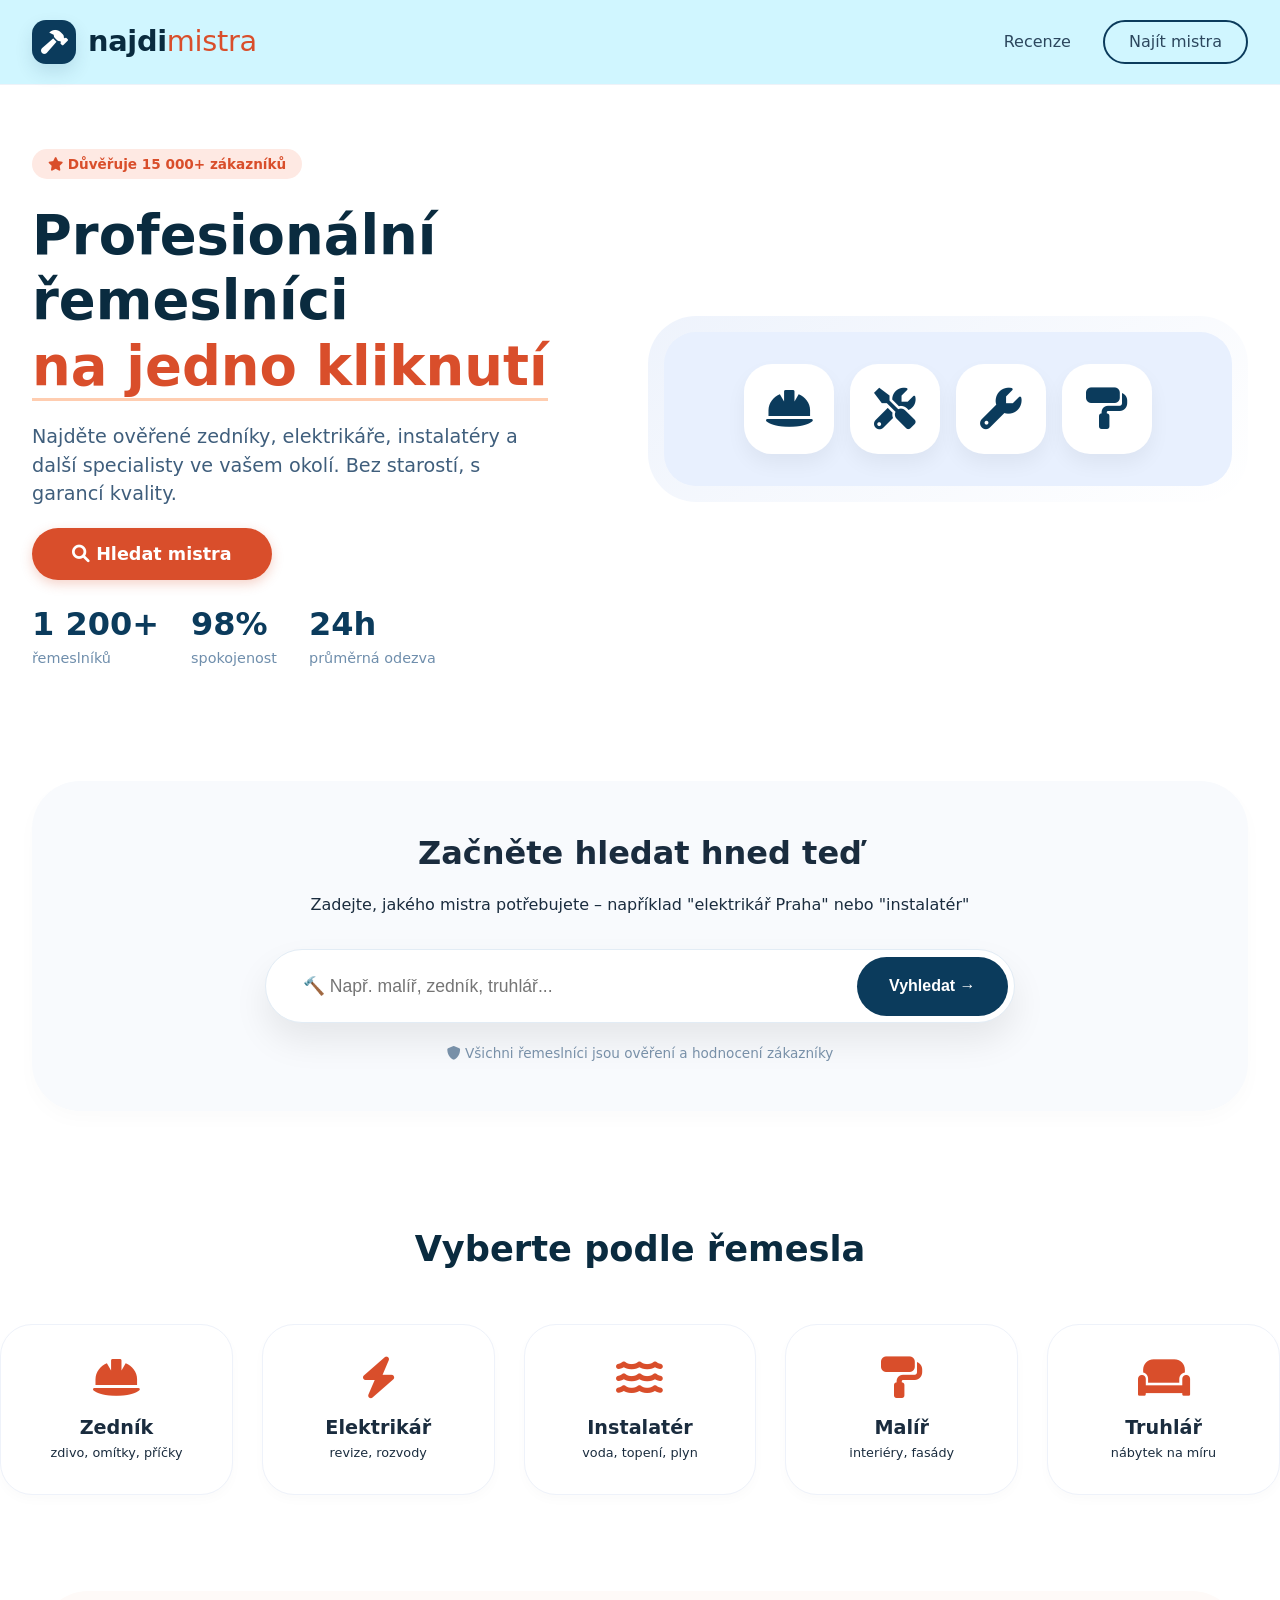
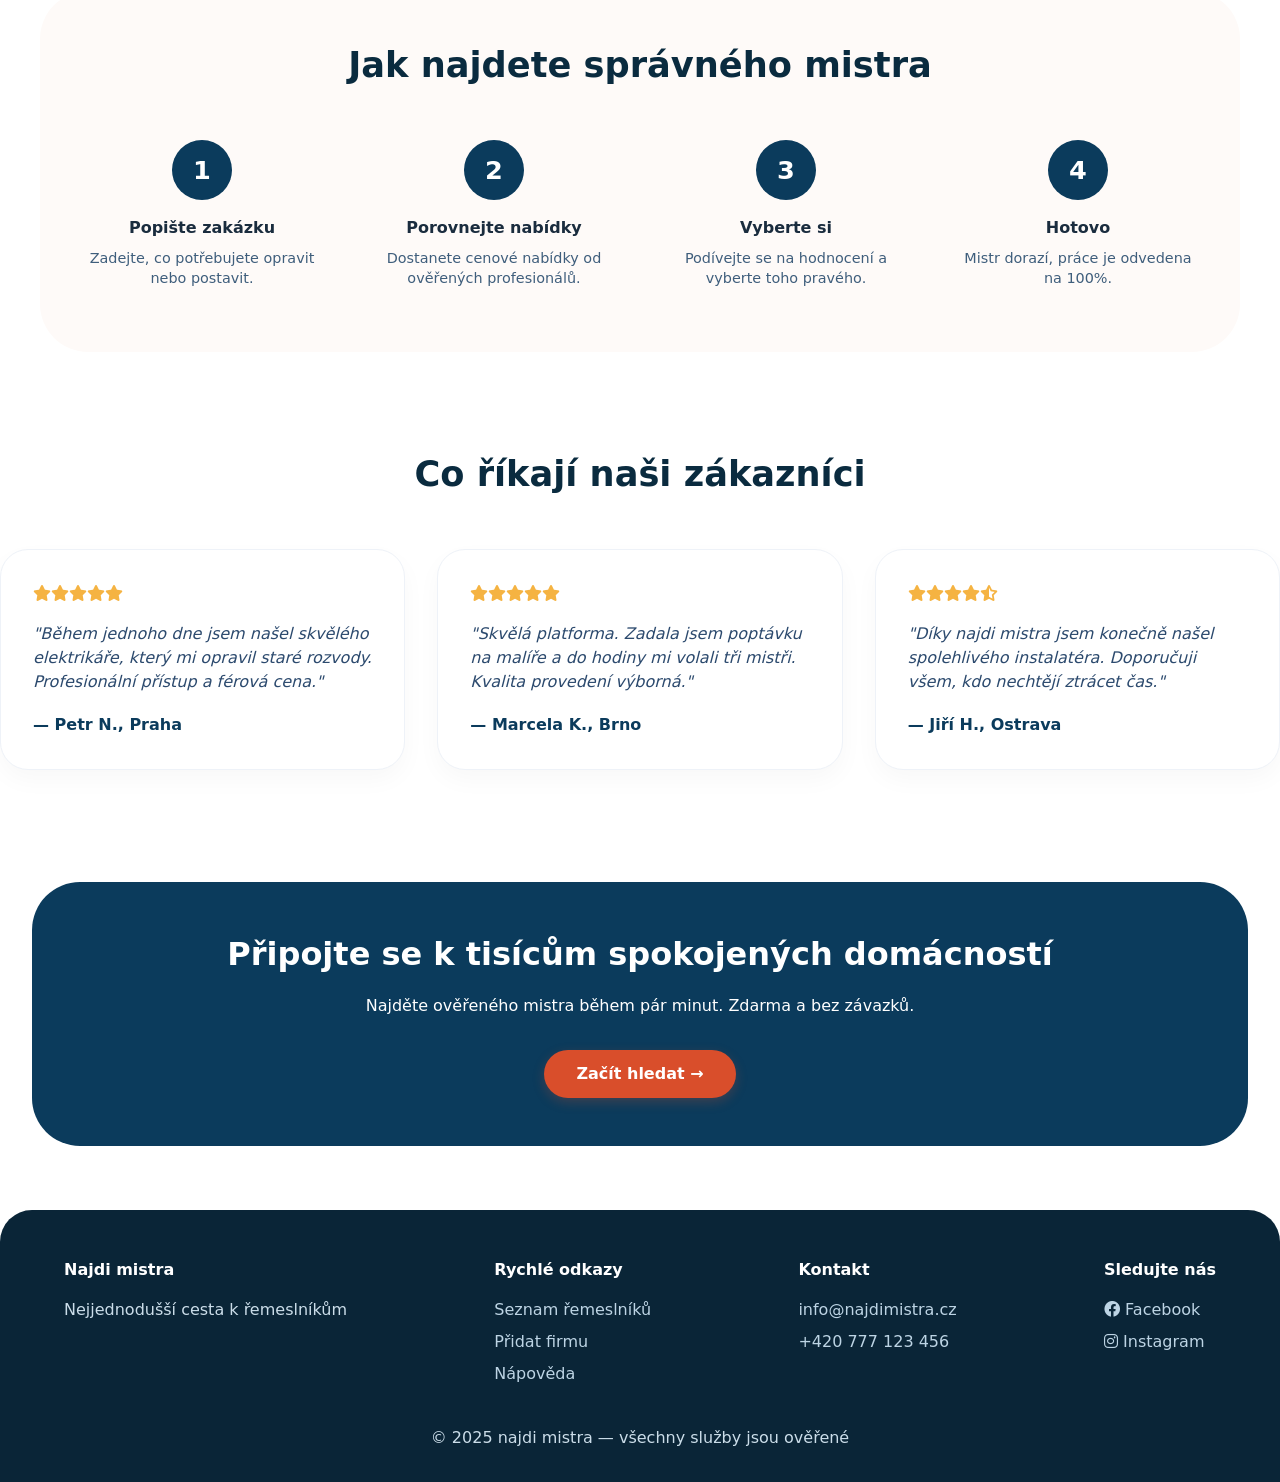
<file: Najdi mistra/index.html>
<!DOCTYPE html>
<html lang="cs">
<head>
    <meta charset="UTF-8">
    <meta name="viewport" content="width=device-width, initial-scale=1.0">
    <title>najdi mistra · najděte nejlepší řemeslníky ve vašem okolí</title>
    <link rel="stylesheet" href="style.css">
    <link rel="stylesheet" href="https://cdnjs.cloudflare.com/ajax/libs/font-awesome/6.0.0-beta3/css/all.min.css">
</head>
<body>
    <!-- navigace -->
    <nav class="navbar">
        <div class="logo">
            <div class="logo-icon"><i class="fas fa-hammer"></i></div>
            <h2>najdi<span>mistra</span></h2>
        </div>
        <div class="nav-links">
            <a href="javascript:void(0);" onclick="document.querySelector('.container_testimonials').scrollIntoView({behavior: 'smooth'});">Recenze</a>
            <a href="search/search.html" class="btn-outline">Najít mistra</a>
        </div>
    </nav>

    <main>
        <!-- Hero sekce -->
        <div class="container">
            <div class="hero">
                <div class="hero-content">
                    <div class="hero-badge"><i class="fas fa-star"></i> Důvěřuje 15 000+ zákazníků</div>
                    <h1>Profesionální řemeslníci<br> <span>na jedno kliknutí</span></h1>
                    <p class="hero-desc">Najděte ověřené zedníky, elektrikáře, instalatéry a další specialisty ve vašem okolí. Bez starostí, s garancí kvality.</p>
                    <a href="search/search.html" class="btn-primary btn-large" ><i class="fas fa-search"></i> Hledat mistra</a>
                    <div class="hero-stats">
                        <div class="stat"><span class="stat-number">1 200+</span><span class="stat-label">řemeslníků</span></div>
                        <div class="stat"><span class="stat-number">98%</span><span class="stat-label">spokojenost</span></div>
                        <div class="stat"><span class="stat-number">24h</span><span class="stat-label">průměrná odezva</span></div>
                    </div>
                </div>
                <div class="hero-image">
                    <div class="hero-illustration">
                        <div class="ill-icon"><i class="fas fa-hard-hat"></i></div>
                        <div class="ill-icon"><i class="fas fa-tools"></i></div>
                        <div class="ill-icon"><i class="fas fa-wrench"></i></div>
                        <div class="ill-icon"><i class="fas fa-paint-roller"></i></div>
                    </div>
                </div>
            </div>
        </div>

        <!-- RYCHLÉ VYHLEDÁVÁNÍ - ukázka funkčního inputu -->
        <div class="container">
            <div class="search-section">
                <h2>Začněte hledat hned teď</h2>
                <p>Zadejte, jakého mistra potřebujete – například "elektrikář Praha" nebo "instalatér"</p>
                <div class="search-box-large">
                    <input type="text" id="landingSearchInput" placeholder="🔨 Např. malíř, zedník, truhlář...">
                    <button id="landingSearchBtn">Vyhledat →</button>
                </div>
                <p style="margin-top: 1.2rem; font-size: 0.85rem; color:#7890a8;"><i class="fas fa-shield-alt"></i> Všichni řemeslníci jsou ověření a hodnocení zákazníky</p>
            </div>
        </div>

        <!-- Oblíbené kategorie -->
        <div class="container categories">
            <h2 class="section-title">Vyberte podle řemesla</h2>
            <div class="category-grid" id="categoryGrid">
                <div class="category-card" data-craft="zedník">
                    <i class="fas fa-hard-hat"></i>
                    <h4>Zedník</h4>
                    <p style="font-size: 0.8rem;">zdivo, omítky, příčky</p>
                </div>
                <div class="category-card" data-craft="elektrikář">
                    <i class="fas fa-bolt"></i>
                    <h4>Elektrikář</h4>
                    <p style="font-size: 0.8rem;">revize, rozvody</p>
                </div>
                <div class="category-card" data-craft="instalatér">
                    <i class="fas fa-water"></i>
                    <h4>Instalatér</h4>
                    <p style="font-size: 0.8rem;">voda, topení, plyn</p>
                </div>
                <div class="category-card" data-craft="malíř">
                    <i class="fas fa-paint-roller"></i>
                    <h4>Malíř</h4>
                    <p style="font-size: 0.8rem;">interiéry, fasády</p>
                </div>
                <div class="category-card" data-craft="truhlář">
                    <i class="fas fa-couch"></i>
                    <h4>Truhlář</h4>
                    <p style="font-size: 0.8rem;">nábytek na míru</p>
                </div>
            </div>
        </div>

        <!-- Jak to funguje -->
        <div class="container steps">
            <h2 class="section-title">Jak najdete správného mistra</h2>
            <div class="steps-grid">
                <div class="step"><div class="step-circle">1</div><h4>Popište zakázku</h4><p>Zadejte, co potřebujete opravit nebo postavit.</p></div>
                <div class="step"><div class="step-circle">2</div><h4>Porovnejte nabídky</h4><p>Dostanete cenové nabídky od ověřených profesionálů.</p></div>
                <div class="step"><div class="step-circle">3</div><h4>Vyberte si</h4><p>Podívejte se na hodnocení a vyberte toho pravého.</p></div>
                <div class="step"><div class="step-circle">4</div><h4>Hotovo</h4><p>Mistr dorazí, práce je odvedena na 100%.</p></div>
            </div>
        </div>

        <!-- Reference -->
        <div class="container testimonials">
            <h2 class="section-title">Co říkají naši zákazníci</h2>
            <div class="testimonial-grid">
                <div class="testimonial-card">
                    <div class="stars"><i class="fas fa-star"></i><i class="fas fa-star"></i><i class="fas fa-star"></i><i class="fas fa-star"></i><i class="fas fa-star"></i></div>
                    <p class="testimonial-text">"Během jednoho dne jsem našel skvělého elektrikáře, který mi opravil staré rozvody. Profesionální přístup a férová cena."</p>
                    <p class="user">— Petr N., Praha</p>
                </div>
                <div class="testimonial-card">
                    <div class="stars"><i class="fas fa-star"></i><i class="fas fa-star"></i><i class="fas fa-star"></i><i class="fas fa-star"></i><i class="fas fa-star"></i></div>
                    <p class="testimonial-text">"Skvělá platforma. Zadala jsem poptávku na malíře a do hodiny mi volali tři mistři. Kvalita provedení výborná."</p>
                    <p class="user">— Marcela K., Brno</p>
                </div>
                <div class="testimonial-card">
                    <div class="stars"><i class="fas fa-star"></i><i class="fas fa-star"></i><i class="fas fa-star"></i><i class="fas fa-star"></i><i class="fas fa-star-half-alt"></i></div>
                    <p class="testimonial-text">"Díky najdi mistra jsem konečně našel spolehlivého instalatéra. Doporučuji všem, kdo nechtějí ztrácet čas."</p>
                    <p class="user">— Jiří H., Ostrava</p>
                </div>
            </div>
        </div>

        <!-- CTA banner -->
        <div class="container">
            <div class="cta-banner">
                <h3>Připojte se k tisícům spokojených domácností</h3>
                <p style="margin-bottom: 1rem;">Najděte ověřeného mistra během pár minut. Zdarma a bez závazků.</p>
                <a href="search/search.html" class="btn-primary">Začít hledat →</a>
            </div>
        </div>
    </main>

    <footer>
        <div class="container footer-content">
            <div class="footer-col"><h4>Najdi mistra</h4><p>Nejjednodušší cesta k řemeslníkům</p></div>
            <div class="footer-col"><h4>Rychlé odkazy</h4><a href="#">Seznam řemeslníků</a><a href="#">Přidat firmu</a><a href="#">Nápověda</a></div>
            <div class="footer-col"><h4>Kontakt</h4><a href="#">info@najdimistra.cz</a><a href="#">+420 777 123 456</a></div>
            <div class="footer-col"><h4>Sledujte nás</h4><a href="#"><i class="fab fa-facebook"></i> Facebook</a><a href="#"><i class="fab fa-instagram"></i> Instagram</a></div>
        </div>
        <div style="text-align: center; margin-top: 2rem;">© 2025 najdi mistra — všechny služby jsou ověřené</div>
    </footer>
    <script src="main.js"></script>
</body>
</html>
</file>
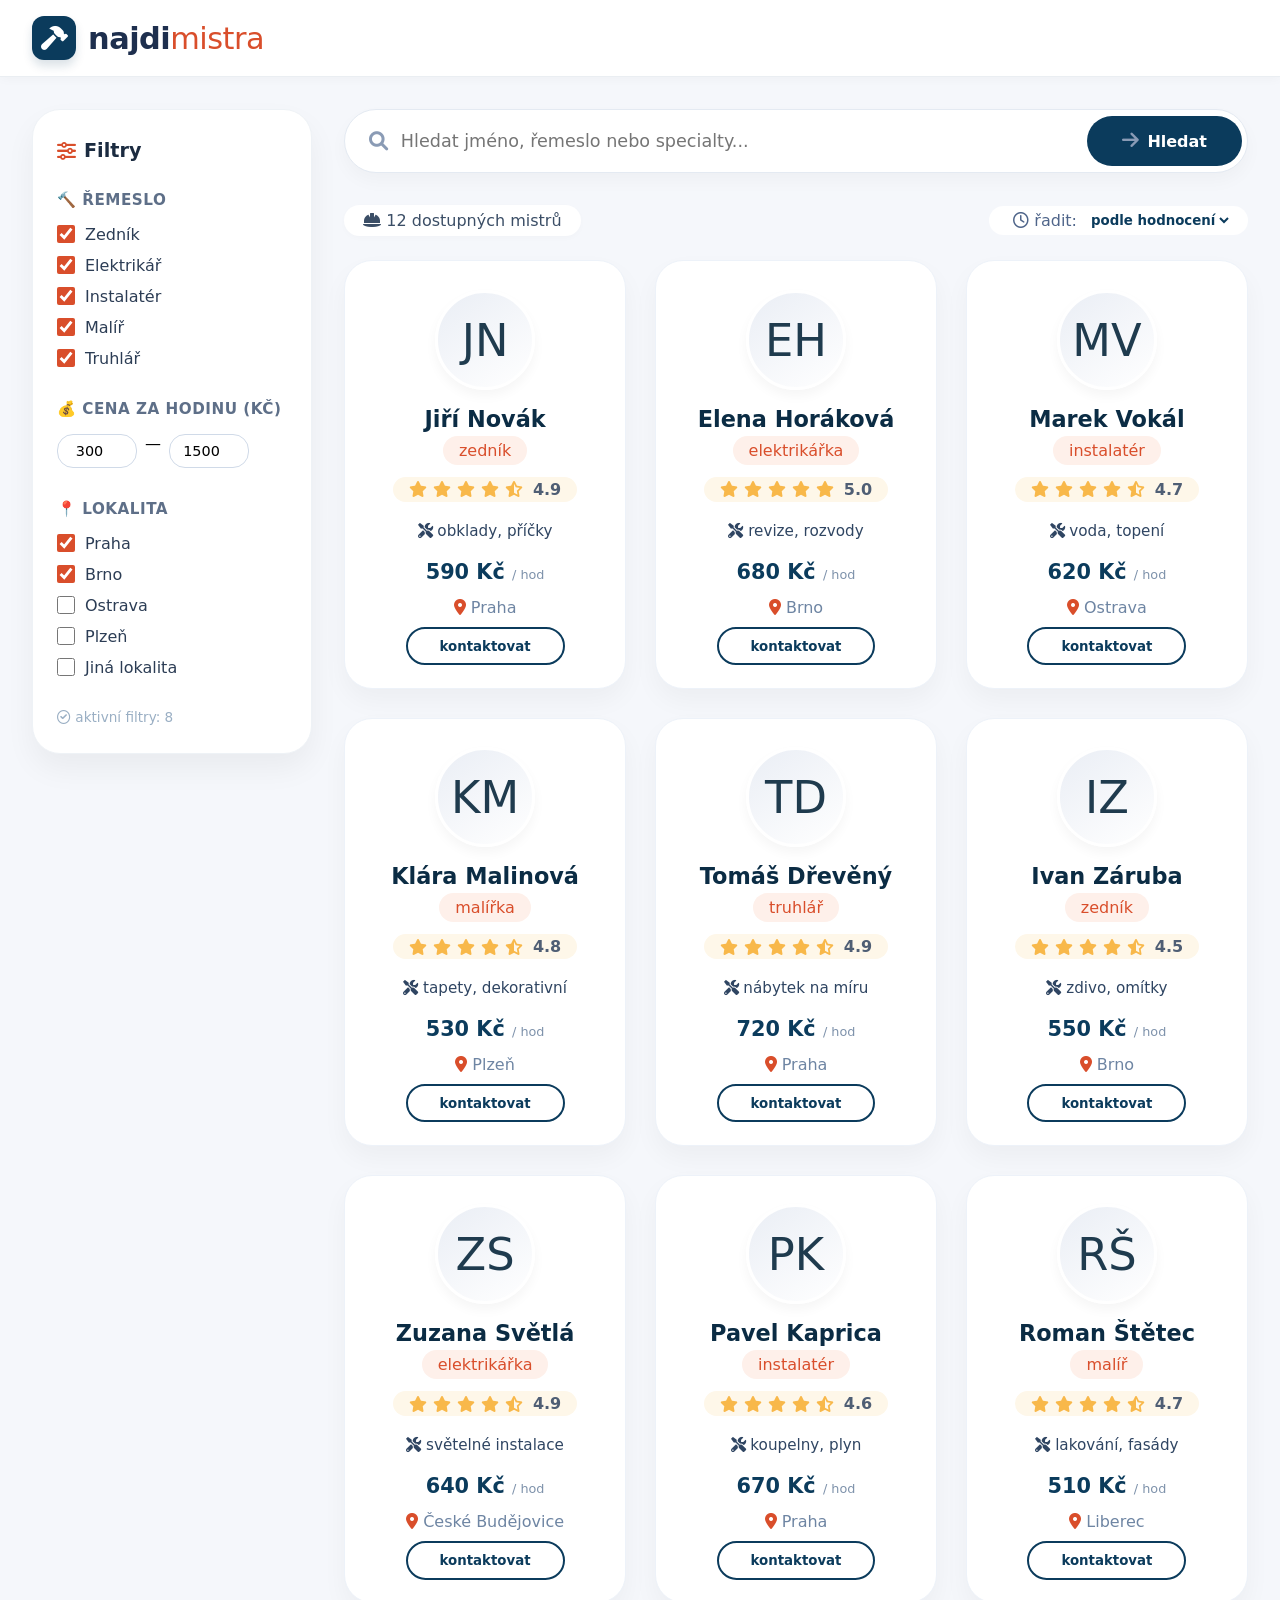
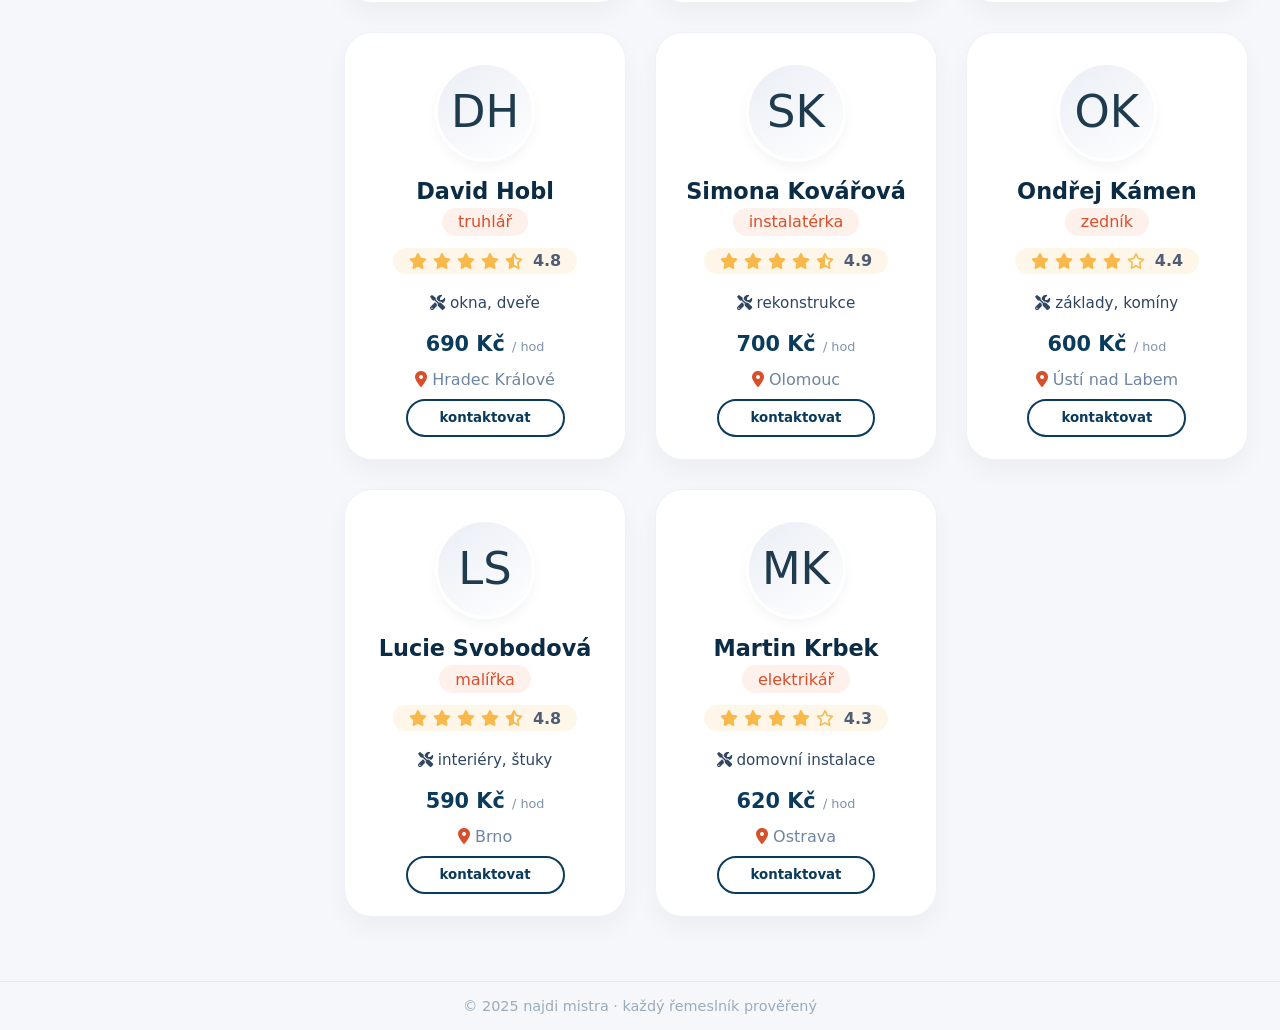
<file: Najdi mistra/search/search.html>
<!DOCTYPE html>
<html lang="cs">
<head>
    <meta charset="UTF-8">
    <meta name="viewport" content="width=device-width, initial-scale=1.0">
    <title>Najdi mistra · funkční filtrování</title>
    <!-- Font Awesome -->
    <link rel="stylesheet" href="https://cdnjs.cloudflare.com/ajax/libs/font-awesome/6.0.0-beta3/css/all.min.css">
    <style>
        * {
            margin: 0;
            padding: 0;
            box-sizing: border-box;
            font-family: 'Segoe UI', Roboto, system-ui, sans-serif;
        }
        body {
            background-color: #f5f7fb;
            display: flex;
            flex-direction: column;
            min-height: 100vh;
        }
        .header {
            background-color: #ffffff;
            box-shadow: 0 2px 10px rgba(0,0,0,0.03);
            padding: 1rem 2rem;
            display: flex;
            align-items: center;
            border-bottom: 1px solid #eaeef2;
        }
        .logo {
            display: flex;
            align-items: center;
            gap: 12px;
            cursor: pointer;
            transition: opacity 0.2s;
        }
        .logo:hover {
            opacity: 0.8;
        }
        .logo-icon {
            background: #0b3b5c;
            color: white;
            width: 44px;
            height: 44px;
            border-radius: 12px;
            display: flex;
            align-items: center;
            justify-content: center;
            font-size: 24px;
            box-shadow: 0 6px 10px rgba(11,59,92,0.15);
        }
        .logo h1 {
            font-size: 1.9rem;
            font-weight: 600;
            letter-spacing: -0.5px;
            color: #1e2f4e;
        }
        .logo span {
            color: #d94e2b;
            font-weight: 400;
        }
        .main-layout {
            display: flex;
            flex: 1;
            padding: 2rem 2rem 1.5rem 2rem;
            gap: 2rem;
            max-width: 1600px;
            margin: 0 auto;
            width: 100%;
        }
        .filter-sidebar {
            flex: 0 0 280px;
            background: white;
            border-radius: 28px;
            padding: 1.8rem 1.5rem;
            box-shadow: 0 15px 30px rgba(0,0,0,0.05);
            height: fit-content;
            border: 1px solid #eef2f6;
        }
        .filter-sidebar h3 {
            font-size: 1.2rem;
            font-weight: 600;
            color: #1b2b40;
            margin-bottom: 1.8rem;
            display: flex;
            align-items: center;
            gap: 8px;
        }
        .filter-group {
            margin-bottom: 2rem;
        }
        .filter-group h4 {
            font-size: 0.95rem;
            text-transform: uppercase;
            letter-spacing: 0.5px;
            color: #5e6f88;
            margin-bottom: 1rem;
        }
        .filter-option {
            display: flex;
            align-items: center;
            gap: 10px;
            margin-bottom: 12px;
            font-size: 1rem;
            color: #2c3d55;
            cursor: pointer;
        }
        .filter-option input[type="checkbox"] {
            width: 18px;
            height: 18px;
            accent-color: #d94e2b;
            cursor: pointer;
        }
        .star-rating-filter {
            display: flex;
            align-items: center;
            gap: 6px;
            color: #f5b342;
        }
        .price-inputs {
            display: flex;
            gap: 8px;
            margin-top: 8px;
        }
        .price-inputs input {
            width: 80px;
            padding: 8px;
            border: 1px solid #d0dae8;
            border-radius: 16px;
            text-align: center;
            font-size: 0.9rem;
        }
        .right-panel {
            flex: 1;
            display: flex;
            flex-direction: column;
        }
        .search-bar {
            background: white;
            border-radius: 60px;
            padding: 0.3rem 0.3rem 0.3rem 1.5rem;
            display: flex;
            align-items: center;
            box-shadow: 0 8px 18px rgba(0,0,0,0.03);
            border: 1px solid #e4eaf2;
            margin-bottom: 2rem;
            width: 100%;
        }
        .search-bar i {
            color: #8a9bb5;
            font-size: 1.2rem;
        }
        .search-bar input {
            border: none;
            padding: 1rem 0.8rem;
            font-size: 1.1rem;
            width: 100%;
            background: transparent;
            outline: none;
            color: #1f2e46;
        }
        .search-bar button {
            background: #0b3b5c;
            border: none;
            color: white;
            padding: 0.9rem 2.2rem;
            border-radius: 40px;
            font-weight: 600;
            font-size: 1rem;
            cursor: pointer;
            transition: background 0.2s;
            white-space: nowrap;
            margin-left: 8px;
        }
        .search-bar button:hover {
            background: #145a82;
        }
        .results-header {
            display: flex;
            justify-content: space-between;
            align-items: center;
            margin-bottom: 1.5rem;
        }
        .results-header p {
            color: #3b4e66;
            font-weight: 500;
            background: white;
            padding: 0.4rem 1.2rem;
            border-radius: 30px;
            box-shadow: 0 2px 6px rgba(0,0,0,0.02);
        }
        .sort-badge {
            display: flex;
            gap: 10px;
            align-items: center;
            background: white;
            padding: 0.3rem 1rem 0.3rem 1.5rem;
            border-radius: 30px;
        }
        .sort-badge span {
            color: #4f658a;
        }
        .sort-badge select {
            border: none;
            background: transparent;
            font-weight: 600;
            color: #0b3b5c;
            outline: none;
        }
        .worker-grid {
            display: grid;
            grid-template-columns: repeat(auto-fill, minmax(260px, 1fr));
            gap: 1.8rem;
        }
        .worker-card {
            background: white;
            border-radius: 28px;
            padding: 1.8rem 1.2rem 1.4rem 1.2rem;
            box-shadow: 0 12px 26px rgba(0,0,0,0.04);
            transition: transform 0.15s ease, box-shadow 0.2s;
            border: 1px solid #edf2f9;
            display: flex;
            flex-direction: column;
            align-items: center;
            text-align: center;
        }
        .worker-card:hover {
            transform: translateY(-5px);
            box-shadow: 0 22px 35px rgba(0,0,0,0.07);
            border-color: #dce5f0;
        }
        .worker-avatar {
            width: 100px;
            height: 100px;
            background: linear-gradient(145deg, #eaeef5, #ffffff);
            border-radius: 50%;
            display: flex;
            align-items: center;
            justify-content: center;
            font-size: 2.8rem;
            font-weight: 300;
            color: #1f3b4e;
            margin-bottom: 1rem;
            border: 3px solid white;
            box-shadow: 0 6px 12px rgba(0,0,0,0.04);
        }
        .worker-card h4 {
            font-size: 1.4rem;
            font-weight: 600;
            color: #0b2c44;
            margin-bottom: 4px;
        }
        .worker-title {
            color: #d94e2b;
            font-weight: 500;
            font-size: 1rem;
            margin-bottom: 12px;
            background: #fef0ea;
            padding: 0.3rem 1rem;
            border-radius: 40px;
        }
        .worker-rating {
            color: #f8b84a;
            font-size: 1rem;
            margin-bottom: 12px;
            background: #fef7e9;
            padding: 0.2rem 1rem;
            border-radius: 20px;
            display: inline-flex;
            align-items: center;
            gap: 6px;
        }
        .worker-rating span {
            color: #4f5e74;
            font-weight: 600;
            margin-left: 4px;
        }
        .worker-specialty {
            font-size: 0.95rem;
            color: #2f4562;
            margin: 8px 0;
        }
        .worker-price {
            font-weight: 700;
            font-size: 1.3rem;
            color: #0b3b5c;
            margin: 12px 0 8px 0;
        }
        .worker-price small {
            font-weight: 400;
            font-size: 0.8rem;
            color: #7e92ab;
        }
        .btn-contact {
            background: white;
            border: 2px solid #0b3b5c;
            color: #0b3b5c;
            padding: 0.6rem 2rem;
            border-radius: 40px;
            font-weight: 600;
            margin-top: 6px;
            cursor: pointer;
            transition: all 0.2s;
        }
        .btn-contact:hover {
            background: #0b3b5c;
            color: white;
        }
        .footer-note {
            text-align: center;
            color: #9aabbc;
            font-size: 0.9rem;
            margin-top: 2.5rem;
            padding: 1rem;
            border-top: 1px solid #e2eaf1;
        }
        @media (max-width: 850px) {
            .main-layout {
                flex-direction: column;
                padding: 1.5rem;
            }
            .filter-sidebar {
                flex: auto;
                width: 100%;
            }
        }
        .no-results {
            grid-column: 1 / -1;
            text-align: center;
            padding: 3rem;
            background: white;
            border-radius: 40px;
            color: #5e6f88;
            font-size: 1.2rem;
        }
    </style>
</head>
<body>
    <header class="header">
        <a href="/index.html" class="logo" style="text-decoration: none;">
            <div class="logo-icon"><i class="fas fa-hammer"></i></div>
            <h1>najdi<span>mistra</span></h1>
        </a>
    </header>

    <div class="main-layout">
        <!-- LEVÝ PANEL FILTRY -->
        <aside class="filter-sidebar" id="filterSidebar">
            <h3><i class="fas fa-sliders-h" style="color:#d94e2b;"></i> Filtry</h3>
            
            <div class="filter-group">
                <h4>🔨 Řemeslo</h4>
                <div class="filter-option"><input type="checkbox" id="filtr-zid" value="zedník" checked><label for="filtr-zid">Zedník</label></div>
                <div class="filter-option"><input type="checkbox" id="filtr-elek" value="elektrikář" checked><label for="filtr-elek">Elektrikář</label></div>
                <div class="filter-option"><input type="checkbox" id="filtr-inst" value="instalatér" checked><label for="filtr-inst">Instalatér</label></div>
                <div class="filter-option"><input type="checkbox" id="filtr-mal" value="malíř" checked><label for="filtr-mal">Malíř</label></div>
                <div class="filter-option"><input type="checkbox" id="filtr-truh" value="truhlář" checked><label for="filtr-truh">Truhlář</label></div>
            </div>

            <div class="filter-group">
                <h4>💰 Cena za hodinu (Kč)</h4>
                <div class="price-inputs">
                    <input type="number" id="price-min" value="300" min="0" step="50" placeholder="min">
                    <span>—</span>
                    <input type="number" id="price-max" value="1500" min="300" step="50" placeholder="max">
                </div>
            </div>

            <div class="filter-group">
                <h4>📍 Lokalita</h4>
                <div class="filter-option"><input type="checkbox" id="praha" value="Praha" checked><label for="praha">Praha</label></div>
                <div class="filter-option"><input type="checkbox" id="brno" value="Brno" checked><label for="brno">Brno</label></div>
                <div class="filter-option"><input type="checkbox" id="ostrava" value="Ostrava"><label for="ostrava">Ostrava</label></div>
                <div class="filter-option"><input type="checkbox" id="plzen" value="Plzeň"><label for="plzen">Plzeň</label></div>
                <div class="filter-option"><input type="checkbox" id="jine" value="other"><label for="jine">Jiná lokalita</label></div>
            </div>
            <p style="color:#9aafc4; font-size:0.85rem; margin-top: 30px;" id="activeFilterCount"><i class="far fa-check-circle"></i> aktivní filtry: <span>8</span></p>
        </aside>

        <!-- PRAVÝ PANEL -->
        <div class="right-panel">
            <!-- VYHLEDÁVÁNÍ -->
            <div class="search-bar">
                <i class="fas fa-search"></i>
                <input type="text" id="searchInput" placeholder="Hledat jméno, řemeslo nebo specialty...">
                <button id="searchBtn"><i class="fas fa-arrow-right" style="margin-right: 8px;"></i>Hledat</button>
            </div>

            <div class="results-header">
                <p id="resultCount"><i class="fas fa-hard-hat"></i> 12 dostupných mistrů</p>
                <div class="sort-badge">
                    <span><i class="far fa-clock"></i> řadit:</span>
                    <select id="sortSelect">
                        <option value="rating">podle hodnocení</option>
                        <option value="priceAsc">nejnižší cena</option>
                        <option value="priceDesc">nejvyšší cena</option>
                        <option value="name">jméno A-Z</option>
                    </select>
                </div>
            </div>

            <!-- MŘÍŽKA S ŘEMESLNÍKY -->
            <div class="worker-grid" id="workerGrid"></div>
        </div>
    </div>

    <div class="footer-note">© 2025 najdi mistra · každý řemeslník prověřený</div>

    <script>
        (function() {
            // KOMPLETNÍ DATABÁZE ŘEMESLNÍKŮ
            const workersData = [
                { name: "Jiří Novák", title: "zedník", specialty: "obklady, příčky", rating: 4.9, price: 590, location: "Praha", cityGroup: "Praha" },
                { name: "Elena Horáková", title: "elektrikářka", specialty: "revize, rozvody", rating: 5.0, price: 680, location: "Brno", cityGroup: "Brno" },
                { name: "Marek Vokál", title: "instalatér", specialty: "voda, topení", rating: 4.7, price: 620, location: "Ostrava", cityGroup: "Ostrava" },
                { name: "Klára Malinová", title: "malířka", specialty: "tapety, dekorativní", rating: 4.8, price: 530, location: "Plzeň", cityGroup: "Plzeň" },
                { name: "Tomáš Dřevěný", title: "truhlář", specialty: "nábytek na míru", rating: 4.9, price: 720, location: "Praha", cityGroup: "Praha" },
                { name: "Ivan Záruba", title: "zedník", specialty: "zdivo, omítky", rating: 4.5, price: 550, location: "Brno", cityGroup: "Brno" },
                { name: "Zuzana Světlá", title: "elektrikářka", specialty: "světelné instalace", rating: 4.9, price: 640, location: "České Budějovice", cityGroup: "other" },
                { name: "Pavel Kaprica", title: "instalatér", specialty: "koupelny, plyn", rating: 4.6, price: 670, location: "Praha", cityGroup: "Praha" },
                { name: "Roman Štětec", title: "malíř", specialty: "lakování, fasády", rating: 4.7, price: 510, location: "Liberec", cityGroup: "other" },
                { name: "David Hobl", title: "truhlář", specialty: "okna, dveře", rating: 4.8, price: 690, location: "Hradec Králové", cityGroup: "other" },
                { name: "Simona Kovářová", title: "instalatérka", specialty: "rekonstrukce", rating: 4.9, price: 700, location: "Olomouc", cityGroup: "other" },
                { name: "Ondřej Kámen", title: "zedník", specialty: "základy, komíny", rating: 4.4, price: 600, location: "Ústí nad Labem", cityGroup: "other" },
                { name: "Lucie Svobodová", title: "malířka", specialty: "interiéry, štuky", rating: 4.8, price: 590, location: "Brno", cityGroup: "Brno" },
                { name: "Martin Krbek", title: "elektrikář", specialty: "domovní instalace", rating: 4.3, price: 620, location: "Ostrava", cityGroup: "Ostrava" }
            ];

            // reference na DOM
            const grid = document.getElementById('workerGrid');
            const searchInput = document.getElementById('searchInput');
            const searchBtn = document.getElementById('searchBtn');
            const sortSelect = document.getElementById('sortSelect');
            const resultCountSpan = document.getElementById('resultCount');
            const activeFilterSpan = document.querySelector('#activeFilterCount span');

            // Mapování názvů řemesel na jejich základní formy pro porovnání
            const craftMapping = {
                'zedník': ['zedník'],
                'elektrikář': ['elektrikář', 'elektrikářka'],
                'instalatér': ['instalatér', 'instalatérka'],
                'malíř': ['malíř', 'malířka'],
                'truhlář': ['truhlář']
            };

            // filtry
            const craftCheckboxes = {
                zedník: document.getElementById('filtr-zid'),
                elektrikář: document.getElementById('filtr-elek'),
                instalatér: document.getElementById('filtr-inst'),
                malíř: document.getElementById('filtr-mal'),
                truhlář: document.getElementById('filtr-truh')
            };
            const ratingCheckboxes = {
                star5: document.getElementById('star-5'),
                star4: document.getElementById('star-4'),
                star3: document.getElementById('star-3')
            };
            const priceMin = document.getElementById('price-min');
            const priceMax = document.getElementById('price-max');
            const locationCheckboxes = {
                Praha: document.getElementById('praha'),
                Brno: document.getElementById('brno'),
                Ostrava: document.getElementById('ostrava'),
                Plzeň: document.getElementById('plzen'),
                other: document.getElementById('jine')
            };

            // pomocná funkce pro získání aktivních řemesel
            function getSelectedCrafts() {
                const selectedCrafts = [];
                for (const [craft, checkbox] of Object.entries(craftCheckboxes)) {
                    if (checkbox.checked) {
                        selectedCrafts.push(...craftMapping[craft]);
                    }
                }
                return selectedCrafts;
            }

            function getSelectedLocations() {
                let locs = [];
                if (locationCheckboxes.Praha.checked) locs.push('Praha');
                if (locationCheckboxes.Brno.checked) locs.push('Brno');
                if (locationCheckboxes.Ostrava.checked) locs.push('Ostrava');
                if (locationCheckboxes.Plzeň.checked) locs.push('Plzeň');
                if (locationCheckboxes.other.checked) locs.push('other');
                return locs;
            }

            function getMinRating() {
                // Vrací minimální hodnocení podle zaškrtnutých filtrů
                // Pokud je zaškrtnuto 5, musí být hodnocení >= 5.0
                // Pokud je zaškrtnuto 4, musí být hodnocení >= 4.0
                // Pokud je zaškrtnuto 3, musí být hodnocení >= 3.0
                // Pokud není zaškrtnuto nic, vrátí 0 (zobrazí vše)
                return 0;
            }

            // aktualizace počtu aktivních filtrů
            function updateActiveFilterCount() {
                let count = 0;
                count += Object.values(craftCheckboxes).filter(cb => cb.checked).length;
                count += [ratingCheckboxes.star5, ratingCheckboxes.star4, ratingCheckboxes.star3].filter(cb => cb.checked).length;
                if (parseInt(priceMin.value) > 300 || parseInt(priceMax.value) < 1500) count += 1;
                count += Object.values(locationCheckboxes).filter(cb => cb.checked).length;
                activeFilterSpan.textContent = count;
            }

            // HLAVNÍ FILTRAČNÍ FUNKCE
            function filterWorkers() {
                const selectedCrafts = getSelectedCrafts();
                const selectedLocs = getSelectedLocations();
                const minRating = getMinRating();
                const minP = parseInt(priceMin.value) || 0;
                const maxP = parseInt(priceMax.value) || 99999;
                const searchTerm = searchInput.value.trim().toLowerCase();

                let filtered = workersData.filter(w => {
                    // řemeslo - opravená logika
                    const craftMatch = selectedCrafts.length === 0 || selectedCrafts.includes(w.title);
                    if (!craftMatch) return false;

                    // lokalita
                    const locMatch = selectedLocs.length === 0 || selectedLocs.includes(w.cityGroup);
                    if (!locMatch) return false;

                    // hodnocení
                    if (w.rating < minRating) return false;

                    // cena
                    if (w.price < minP || w.price > maxP) return false;

                    // textové vyhledávání
                    if (searchTerm !== '') {
                        const haystack = (w.name + ' ' + w.title + ' ' + w.specialty + ' ' + w.location).toLowerCase();
                        return haystack.includes(searchTerm);
                    }
                    return true;
                });

                // řazení
                const sortBy = sortSelect.value;
                if (sortBy === 'rating') {
                    filtered.sort((a, b) => b.rating - a.rating);
                } else if (sortBy === 'priceAsc') {
                    filtered.sort((a, b) => a.price - b.price);
                } else if (sortBy === 'priceDesc') {
                    filtered.sort((a, b) => b.price - a.price);
                } else if (sortBy === 'name') {
                    filtered.sort((a, b) => a.name.localeCompare(b.name, 'cs'));
                }

                renderWorkers(filtered);
                resultCountSpan.innerHTML = `<i class="fas fa-hard-hat"></i> ${filtered.length} dostupných mistrů`;
                updateActiveFilterCount();
            }

            // VYKRESLENÍ KARET
            function renderWorkers(workers) {
                if (workers.length === 0) {
                    grid.innerHTML = `<div class="no-results"><i class="fas fa-frown" style="font-size:3rem; opacity:0.5; margin-bottom:1rem; display:block;"></i>Žádný řemeslník nesplňuje zadané filtry.</div>`;
                    return;
                }

                let html = '';
                workers.forEach(w => {
                    const fullStars = Math.floor(w.rating);
                    const hasHalf = (w.rating - fullStars) >= 0.5 ? 1 : 0;
                    let stars = '';
                    for (let i = 0; i < fullStars; i++) stars += '<i class="fas fa-star"></i>';
                    if (hasHalf) stars += '<i class="fas fa-star-half-alt"></i>';
                    const empty = 5 - fullStars - hasHalf;
                    for (let i = 0; i < empty; i++) stars += '<i class="far fa-star"></i>';

                    const initial = w.name.split(' ').map(n => n[0]).join('').substring(0,2);

                    html += `
                        <div class="worker-card">
                            <div class="worker-avatar">${initial}</div>
                            <h4>${w.name}</h4>
                            <div class="worker-title">${w.title}</div>
                            <div class="worker-rating">${stars} <span>${w.rating.toFixed(1)}</span></div>
                            <div class="worker-specialty"><i class="fas fa-tools"></i> ${w.specialty}</div>
                            <div class="worker-price">${w.price} Kč <small>/ hod</small></div>
                            <div style="margin: 6px 0 4px; color:#6e85a3;"><i class="fas fa-map-marker-alt" style="color:#d94e2b;"></i> ${w.location}</div>
                            <button class="btn-contact">kontaktovat</button>
                        </div>
                    `;
                });
                grid.innerHTML = html;
            }

            // naslouchání změnám na filtrech
            function bindFilters() {
                const allFilters = [
                    ...Object.values(craftCheckboxes),
                    ...Object.values(ratingCheckboxes),
                    ...Object.values(locationCheckboxes),
                    priceMin, priceMax, searchInput, sortSelect
                ];
                allFilters.forEach(el => {
                    if (el) {
                        el.addEventListener('input', filterWorkers);
                        el.addEventListener('change', filterWorkers);
                    }
                });
                searchBtn.addEventListener('click', (e) => {
                    e.preventDefault();
                    filterWorkers();
                });
                searchInput.addEventListener('keyup', (e) => {
                    if (e.key === 'Enter') filterWorkers();
                });
            }

            // Validace cenových intervalů
            priceMin.addEventListener('change', function() {
                let minVal = parseInt(priceMin.value) || 0;
                let maxVal = parseInt(priceMax.value) || 99999;
                if (minVal < 0) priceMin.value = 0;
                if (minVal > maxVal) priceMin.value = maxVal;
                filterWorkers();
            });
            
            priceMax.addEventListener('change', function() {
                let minVal = parseInt(priceMin.value) || 0;
                let maxVal = parseInt(priceMax.value) || 99999;
                if (maxVal > 2000) priceMax.value = 2000;
                if (maxVal < minVal) priceMax.value = minVal;
                filterWorkers();
            });

            // inicializace
            renderWorkers(workersData);
            bindFilters();
            updateActiveFilterCount();
            
            // Počáteční spuštění filtrování pro aplikaci výchozích filtrů
            filterWorkers();
        })();
    </script>
</body>
</html>
</file>
<file: Najdi mistra/style.css>
* {
    margin: 0;
    padding: 0;
    box-sizing: border-box;
}

body {
    font-family: 'Inter', 'Segoe UI', system-ui, -apple-system, sans-serif;
    background: #ffffff;
    color: #1a2c3e;
    line-height: 1.5;
    scroll-behavior: smooth;
}

/* modern font */
@import url('https://fonts.googleapis.com/css2?family=Inter:opsz,wght@14..32,300;14..32,400;14..32,500;14..32,600;14..32,700;14..32,800&display=swap');

.container {
    max-width: 1280px;
    margin: 0 auto;
    padding: 0 2rem;
}

/* HEADER */
.navbar {
    display: flex;
    justify-content: space-between;
    align-items: center;
    padding: 1.25rem 2rem;
    background: #d0f6ff;
    border-bottom: 1px solid #eef2f8;
    position: sticky;
    top: 0;
    z-index: 100;
    backdrop-filter: blur(8px);
}

.logo {
    display: flex;
    align-items: center;
    gap: 12px;
}

.logo-icon {
    background: #0b3b5c;
    color: white;
    width: 44px;
    height: 44px;
    border-radius: 14px;
    display: flex;
    align-items: center;
    justify-content: center;
    font-size: 24px;
    box-shadow: 0 8px 18px rgba(11,59,92,0.12);
}

.logo h2 {
    font-size: 1.8rem;
    font-weight: 700;
    letter-spacing: -0.3px;
    color: #0a2b3f;
}

.logo span {
    color: #d94e2b;
    font-weight: 500;
}

.nav-links {
    display: flex;
    gap: 2rem;
    align-items: center;
}

.nav-links a {
    text-decoration: none;
    color: #2c475e;
    font-weight: 500;
    transition: color 0.2s;
}

.nav-links a:hover {
    color: #d9452b;
}

.btn-outline {
    border: 2px solid #0b3b5c;
    background: transparent;
    padding: 0.5rem 1.5rem;
    border-radius: 40px;
    font-weight: 600;
    color: #0b3b5c;
    transition: all 0.2s;
    cursor: pointer;
}

.btn-outline:hover {
    background: #0b3b5c;
    color: white;
}

.btn-primary {
    background: #d94e2b;
    border: none;
    padding: 0.75rem 2rem;
    border-radius: 48px;
    font-weight: 600;
    font-size: 1rem;
    color: white;
    cursor: pointer;
    transition: all 0.2s;
    box-shadow: 0 4px 12px rgba(217,78,43,0.25);
    text-decoration: none;
}

.btn-primary:hover {
    background: #bc3f1f;
    transform: translateY(-2px);
}

.btn-large {
    padding: 1rem 2.5rem;
    font-size: 1.1rem;
}

/* HERO sekce */
.hero {
    display: flex;
    align-items: center;
    gap: 3rem;
    padding: 4rem 0 5rem 0;
    flex-wrap: wrap;
}

.hero-content {
    flex: 1;
}

.hero-badge {
    background: #fee9e3;
    display: inline-block;
    padding: 0.3rem 1rem;
    border-radius: 60px;
    font-size: 0.85rem;
    font-weight: 600;
    color: #d94e2b;
    margin-bottom: 1.5rem;
}

.hero-content h1 {
    font-size: 3.4rem;
    font-weight: 800;
    line-height: 1.2;
    color: #0a2b3f;
    margin-bottom: 1.5rem;
}

.hero-content h1 span {
    color: #d94e2b;
    border-bottom: 3px solid #ffcdb0;
}

.hero-desc {
    font-size: 1.2rem;
    color: #3f5e7c;
    margin-bottom: 2rem;
    max-width: 90%;
}

.hero-stats {
    display: flex;
    gap: 2rem;
    margin-top: 2rem;
}

.stat {
    display: flex;
    flex-direction: column;
}

.stat-number {
    font-size: 2rem;
    font-weight: 800;
    color: #0b3b5c;
}

.stat-label {
    color: #6f8eac;
    font-size: 0.9rem;
}

.hero-image {
    flex: 1;
    background: linear-gradient(145deg, #eef3fc, #ffffff);
    border-radius: 48px;
    padding: 1rem;
    text-align: center;
}

.hero-image img {
    max-width: 100%;
    border-radius: 32px;
    box-shadow: 0 25px 45px -12px rgba(0,0,0,0.2);
}

/* placeholder SVG / ikony */
.hero-illustration {
    background: #e8f0fe;
    border-radius: 32px;
    padding: 2rem;
    display: flex;
    justify-content: center;
    gap: 1rem;
    flex-wrap: wrap;
}

.ill-icon {
    background: white;
    width: 90px;
    height: 90px;
    border-radius: 28px;
    display: flex;
    align-items: center;
    justify-content: center;
    font-size: 2.6rem;
    color: #0b3b5c;
    box-shadow: 0 10px 20px rgba(0,0,0,0.05);
}

/* vyhledávací sekce (call to action) */
.search-section {
    background: #f8fafd;
    border-radius: 48px;
    margin: 2rem 0 4rem;
    padding: 3rem 2rem;
    text-align: center;
    box-shadow: 0 8px 20px rgba(0,0,0,0.02);
}

.search-section h2 {
    font-size: 2rem;
    font-weight: 700;
    margin-bottom: 1rem;
}

.search-box-large {
    max-width: 750px;
    margin: 2rem auto 0;
    background: white;
    border-radius: 80px;
    display: flex;
    padding: 0.4rem 0.4rem 0.4rem 1.8rem;
    box-shadow: 0 18px 35px rgba(0,0,0,0.08);
    border: 1px solid #e2ecf5;
}

.search-box-large input {
    flex: 1;
    border: none;
    padding: 1.2rem 0.5rem;
    font-size: 1.1rem;
    outline: none;
    background: transparent;
}

.search-box-large button {
    background: #0b3b5c;
    border: none;
    padding: 0.8rem 2rem;
    border-radius: 50px;
    color: white;
    font-weight: 700;
    font-size: 1rem;
    cursor: pointer;
    transition: all 0.2s;
}

/* kategorie řemesel */
.categories {
    padding: 3rem 0;
}

.section-title {
    text-align: center;
    font-size: 2.2rem;
    font-weight: 700;
    margin-bottom: 3rem;
    color: #0a2b3f;
}

.category-grid {
    display: grid;
    grid-template-columns: repeat(auto-fit, minmax(160px, 1fr));
    gap: 1.8rem;
}

.category-card {
    background: white;
    border-radius: 32px;
    padding: 2rem 1rem;
    text-align: center;
    transition: all 0.25s;
    border: 1px solid #eef2fa;
    box-shadow: 0 5px 12px rgba(0,0,0,0.02);
}

.category-card i {
    font-size: 2.6rem;
    color: #d94e2b;
    margin-bottom: 1rem;
}

.category-card h4 {
    font-size: 1.2rem;
    font-weight: 600;
}

.category-card:hover {
    transform: translateY(-6px);
    border-color: #ffcfb8;
    box-shadow: 0 20px 30px -10px rgba(217,78,43,0.1);
}

/* jak to funguje */
/* Center the steps section - modifications */
.steps {
    background: #fefaf8;
    border-radius: 48px;
    padding: 3rem 2rem;
    margin: 3rem auto;
    text-align: center;
    max-width: 1200px;
}

.steps .section-title {
    text-align: center;
    margin-bottom: 2rem;
}

.steps-grid {
    display: flex;
    gap: 2rem;
    justify-content: center;
    align-items: stretch;
    flex-wrap: wrap;
    margin-top: 2rem;
}

.step {
    flex: 1;
    min-width: 200px;
    max-width: 260px;
    text-align: center;
    padding: 1rem;
    margin: 0 auto;
}

.step-circle {
    background: #0b3b5c;
    width: 60px;
    height: 60px;
    border-radius: 60px;
    display: flex;
    align-items: center;
    justify-content: center;
    margin: 0 auto 1rem;
    font-size: 1.6rem;
    font-weight: 800;
    color: white;
}

.step h4 {
    margin-bottom: 0.5rem;
    font-weight: 600;
}

.step p {
    color: #3f5e7c;
    font-size: 0.9rem;
    line-height: 1.4;
}

/* Responsive adjustment */
@media (max-width: 768px) {
    .steps {
        padding: 2rem 1rem;
        margin: 2rem 1rem;
    }
    
    .step {
        min-width: 180px;
    }
}

/* reference */
.testimonials {
    padding: 3rem 0;
}

.testimonial-grid {
    display: grid;
    grid-template-columns: repeat(auto-fit, minmax(280px, 1fr));
    gap: 2rem;
}

.testimonial-card {
    background: #ffffff;
    border-radius: 28px;
    padding: 2rem;
    box-shadow: 0 10px 25px rgba(0,0,0,0.03);
    border: 1px solid #eef2f8;
}

.stars {
    color: #f5b342;
    margin-bottom: 1rem;
}

.testimonial-text {
    font-style: italic;
    color: #2c4a6e;
    margin-bottom: 1.2rem;
}

.user {
    font-weight: 700;
    color: #0b3b5c;
}

/* CTA páska */
.cta-banner {
    background: #0b3b5c;
    border-radius: 48px;
    padding: 3rem;
    text-align: center;
    margin: 4rem 0;
    color: white;
}

.cta-banner h3 {
    font-size: 2rem;
    margin-bottom: 1rem;
}

.cta-banner .btn-primary {
    background: #d94e2b;
    margin-top: 1rem;
    display: inline-block;
}

/* patička */
footer {
    background: #0a2537;
    color: #cbdde9;
    padding: 3rem 2rem 2rem;
    border-radius: 32px 32px 0 0;
    margin-top: 2rem;
}

.footer-content {
    display: flex;
    justify-content: space-between;
    flex-wrap: wrap;
    gap: 2rem;
}

.footer-col h4 {
    color: white;
    margin-bottom: 1rem;
}

.footer-col a {
    color: #bdd4e4;
    text-decoration: none;
    display: block;
    margin-bottom: 0.5rem;
}

/* responzivita */
@media (max-width: 800px) {
    .hero {
        flex-direction: column;
    }
    .navbar {
        flex-direction: column;
        gap: 1rem;
    }
    .hero-content h1 {
        font-size: 2.5rem;
    }
    .container {
        padding: 0 1.5rem;
    }
}
</file>
